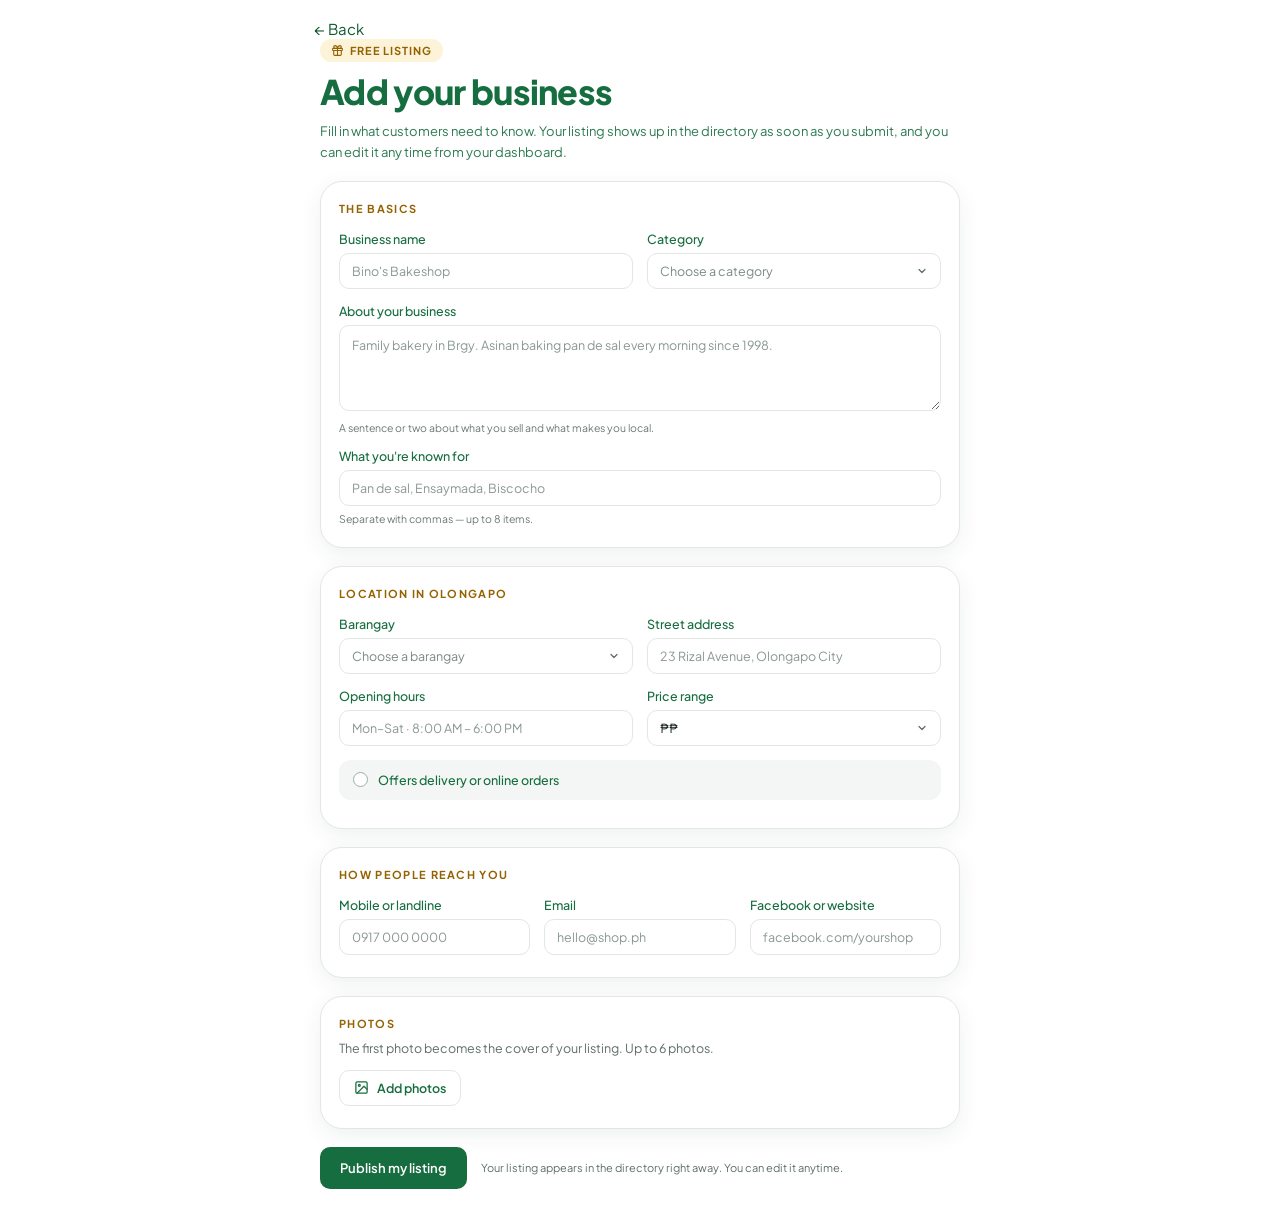
<file: AddYourBusiness/add-business.html>
<!DOCTYPE html>
<html lang="en">
<head>
<meta charset="UTF-8">
<meta name="viewport" content="width=device-width, initial-scale=1">
<title>Add your business | TatakLocal </title>
<link rel="icon" type="image/jpeg" href="logojpg2.png" />
<link rel="preconnect" href="https://fonts.googleapis.com">
<link href="https://fonts.googleapis.com/css2?family=Plus+Jakarta+Sans:wght@400;500;600;700;800&display=swap" rel="stylesheet">
<link rel="stylesheet" href="add-business.css">
</head>
<body>  
  <a href="javascript:history.back()" class="back">← Back</a>
  <div class="page">

    <span class="badge">
      <svg viewBox="0 0 24 24"><rect x="3" y="8" width="18" height="4" rx="1"/><path d="M12 8v13"/><path d="M19 12v7a2 2 0 0 1-2 2H7a2 2 0 0 1-2-2v-7"/><path d="M7.5 8a2.5 2.5 0 0 1 0-5C11 3 12 8 12 8s1-5 4.5-5a2.5 2.5 0 0 1 0 5"/></svg>
      Free listing
    </span>
    <h1>Add your business</h1>
    <p class="lead">Fill in what customers need to know. Your listing shows up in the directory as soon as you submit, and you can edit it any time from your dashboard.</p>

    <form id="business-form" novalidate>

      <!-- THE BASICS -->
      <section class="card">
        <h2>The basics</h2>

        <div class="grid two">
          <div class="field">
            <label for="name">Business name</label>
            <input id="name" name="name" type="text" placeholder="Bino's Bakeshop" maxlength="80" required>
          </div>
          <div class="field">
            <label for="category">Category</label>
            <select id="category" name="category" required>
              <option value="" selected disabled>Choose a category</option>
              <option>Food &amp; Bakery</option>
              <option>Restaurant &amp; Cafe</option>
              <option>Grocery &amp; Retail</option>
              <option>Fashion &amp; Accessories</option>
              <option>Health &amp; Wellness</option>
              <option>Beauty &amp; Salon</option>
              <option>Repair &amp; Home Services</option>
              <option>Education &amp; Tutoring</option>
              <option>Transport &amp; Delivery</option>
              <option>Others</option>
            </select>
          </div>
        </div>

        <div class="field">
          <label for="about">About your business</label>
          <textarea id="about" name="about" maxlength="300" placeholder="Family bakery in Brgy. Asinan baking pan de sal every morning since 1998."></textarea>
          <p class="hint">A sentence or two about what you sell and what makes you local.</p>
        </div>

        <div class="field">
          <label for="known">What you're known for</label>
          <input id="known" name="known" type="text" placeholder="Pan de sal, Ensaymada, Biscocho">
          <p class="hint">Separate with commas — up to 8 items.</p>
        </div>
      </section>

      <!-- LOCATION -->
      <section class="card">
        <h2>Location in Olongapo</h2>

        <div class="grid two">
          <div class="field">
            <label for="barangay">Barangay</label>
            <select id="barangay" name="barangay" required>
              <option value="" selected disabled>Choose a barangay</option>
              <option>Asinan</option>
              <option>Banicain</option>
              <option>Barretto</option>
              <option>East Bajac-Bajac</option>
              <option>East Tapinac</option>
              <option>Gordon Heights</option>
              <option>Kalaklan</option>
              <option>Mabayuan</option>
              <option>New Asinan</option>
              <option>New Cabalan</option>
              <option>New Ilalim</option>
              <option>New Kalalake</option>
              <option>Old Cabalan</option>
              <option>Pag-asa</option>
              <option>Santa Rita</option>
              <option>West Bajac-Bajac</option>
              <option>West Tapinac</option>
            </select>
          </div>
          <div class="field">
            <label for="address">Street address</label>
            <input id="address" name="address" type="text" placeholder="23 Rizal Avenue, Olongapo City" required>
          </div>
        </div>

        <div class="grid two">
          <div class="field">
            <label for="hours">Opening hours</label>
            <input id="hours" name="hours" type="text" placeholder="Mon–Sat · 8:00 AM – 6:00 PM">
          </div>
          <div class="field">
            <label for="price">Price range</label>
            <select id="price" name="price">
              <option value="₱">₱</option>
              <option value="₱₱" selected>₱₱</option>
              <option value="₱₱₱">₱₱₱</option>
              <option value="₱₱₱₱">₱₱₱₱</option>
            </select>
          </div>
        </div>

        <label class="toggle">
          <input type="checkbox" id="delivery" name="delivery">
          <span class="dot"></span>
          Offers delivery or online orders
        </label>
      </section>

      <!-- CONTACT -->
      <section class="card">
        <h2>How people reach you</h2>
        <div class="grid three">
          <div class="field">
            <label for="phone">Mobile or landline</label>
            <input id="phone" name="phone" type="tel" placeholder="0917 000 0000">
          </div>
          <div class="field">
            <label for="email">Email</label>
            <input id="email" name="email" type="email" placeholder="hello@shop.ph">
          </div>
          <div class="field">
            <label for="web">Facebook or website</label>
            <input id="web" name="web" type="text" placeholder="facebook.com/yourshop">
          </div>
        </div>
      </section>

      <!-- PHOTOS -->
      <section class="card">
        <h2>Photos</h2>
        <p class="desc">The first photo becomes the cover of your listing. Up to 6 photos.</p>

        <input type="file" id="photo-input" accept="image/*" multiple hidden>
        <button type="button" class="add-photos" id="add-photos">
          <svg viewBox="0 0 24 24"><rect x="3" y="3" width="18" height="18" rx="2"/><circle cx="8.5" cy="8.5" r="1.5"/><path d="m21 15-5-5L5 21"/></svg>
          Add photos
        </button>
        <div class="previews" id="previews"></div>
      </section>

      <div class="submit-row">
        <button type="submit" class="publish" id="publish-btn">Publish my listing</button>
        <span class="submit-note">Your listing appears in the directory right away. You can edit it anytime.</span>
      </div>
      <p class="message" id="message" role="status"></p>
    </form>
  </div>

  <script src="add-business.js">
  </script>
</body>
</html>
</file>
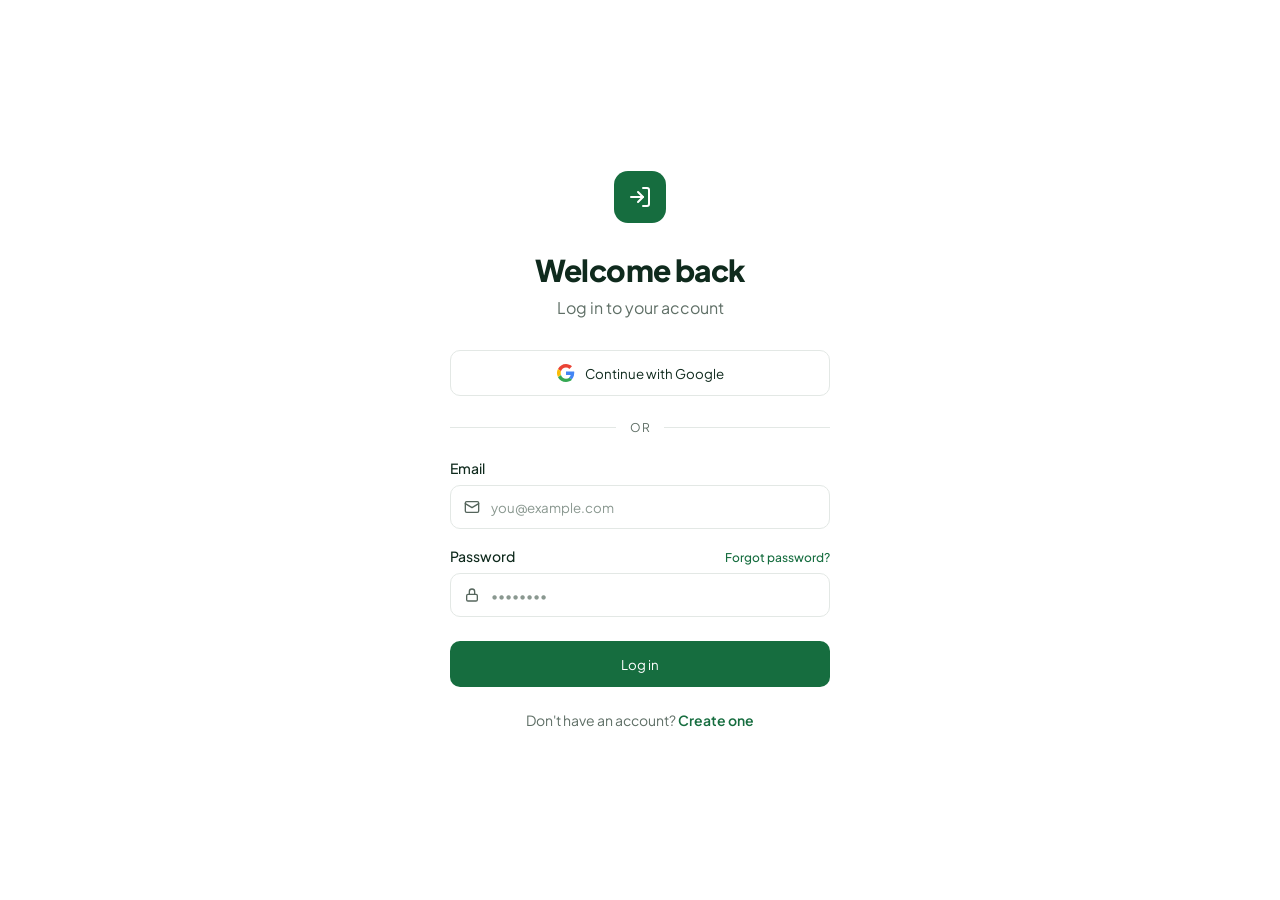
<file: auth/login.html>
<!DOCTYPE html>
<html lang="en">
  <head>
    <meta charset="UTF-8" />
    <meta name="viewport" content="width=device-width, initial-scale=1" />
    <title>Log in | TatakLocal</title>
    <link
      rel="icon"
      type="image/jpeg"
      href="logojpg2.png"
    />
    <link rel="preconnect" href="https://fonts.googleapis.com" />
    <link rel="stylesheet" href="css/login.css">
    <link
      href="https://fonts.googleapis.com/css2?family=Plus+Jakarta+Sans:wght@400;500;600;800&display=swap"
      rel="stylesheet"
    />
  </head>
  <body>
    <main class="card">
      <a href="../index.html" class="logo" aria-label="Back to home">
        <svg
          viewBox="0 0 24 24"
          fill="none"
          stroke-width="2"
          stroke-linecap="round"
          stroke-linejoin="round"
        >
          <path d="M15 3h4a2 2 0 0 1 2 2v14a2 2 0 0 1-2 2h-4" />
          <polyline points="10 17 15 12 10 7" />
          <line x1="15" y1="12" x2="3" y2="12" />
        </svg>
      </a>

      <h1>Welcome back</h1>
      <p class="subtitle">Log in to your account</p>

      <button type="button" class="google-btn">
        <svg viewBox="0 0 48 48" aria-hidden="true">
          <path
            fill="#EA4335"
            d="M24 9.5c3.5 0 6.6 1.2 9.1 3.6l6.8-6.8C35.8 2.4 30.3 0 24 0 14.6 0 6.5 5.4 2.6 13.2l7.9 6.1C12.4 13.6 17.7 9.5 24 9.5z"
          />
          <path
            fill="#4285F4"
            d="M46.1 24.5c0-1.6-.1-3.1-.4-4.5H24v9h12.4c-.5 2.9-2.2 5.3-4.6 6.9l7.1 5.5c4.3-4 6.8-9.9 6.8-16.9z"
          />
          <path
            fill="#FBBC05"
            d="M10.5 28.7a14.5 14.5 0 0 1 0-9.4l-7.9-6.1a24 24 0 0 0 0 21.6l7.9-6.1z"
          />
          <path
            fill="#34A853"
            d="M24 48c6.5 0 11.9-2.1 15.9-5.8l-7.1-5.5c-2 1.4-4.9 2.3-8.8 2.3-6.3 0-11.6-4.1-13.5-9.8l-7.9 6.1C6.5 42.6 14.6 48 24 48z"
          />
        </svg>
        Continue with Google
      </button>

      <div class="divider">OR</div>

      <form id="login-form" novalidate>
        <div class="field">
          <div class="row"><label for="email">Email</label></div>
          <div class="input-wrap">
            <svg viewBox="0 0 24 24">
              <rect x="2" y="4" width="20" height="16" rx="2" />
              <path d="m22 7-10 6L2 7" />
            </svg>
            <input
              id="email"
              type="email"
              placeholder="you@example.com"
              autocomplete="email"
              required
            />
          </div>
        </div>

        <div class="field">
          <div class="row">
            <label for="password">Password</label>
            <a href="reset-password.html" class="forgot">Forgot password?</a>
          </div>
          <div class="input-wrap">
            <svg viewBox="0 0 24 24">
              <rect x="4" y="11" width="16" height="10" rx="2" />
              <path d="M8 11V7a4 4 0 0 1 8 0v4" />
            </svg>
            <input
              id="password"
              type="password"
              placeholder="••••••••"
              autocomplete="current-password"
              required
            />
          </div>
        </div>

        <button type="submit" class="login-btn">Log in</button>
      </form>

      <p class="footer">
        Don't have an account? <a href="signup.html">Create one</a>
      </p>
    </main>

    <script src="js/login.js"></script>
  </body>
</html>
</file>
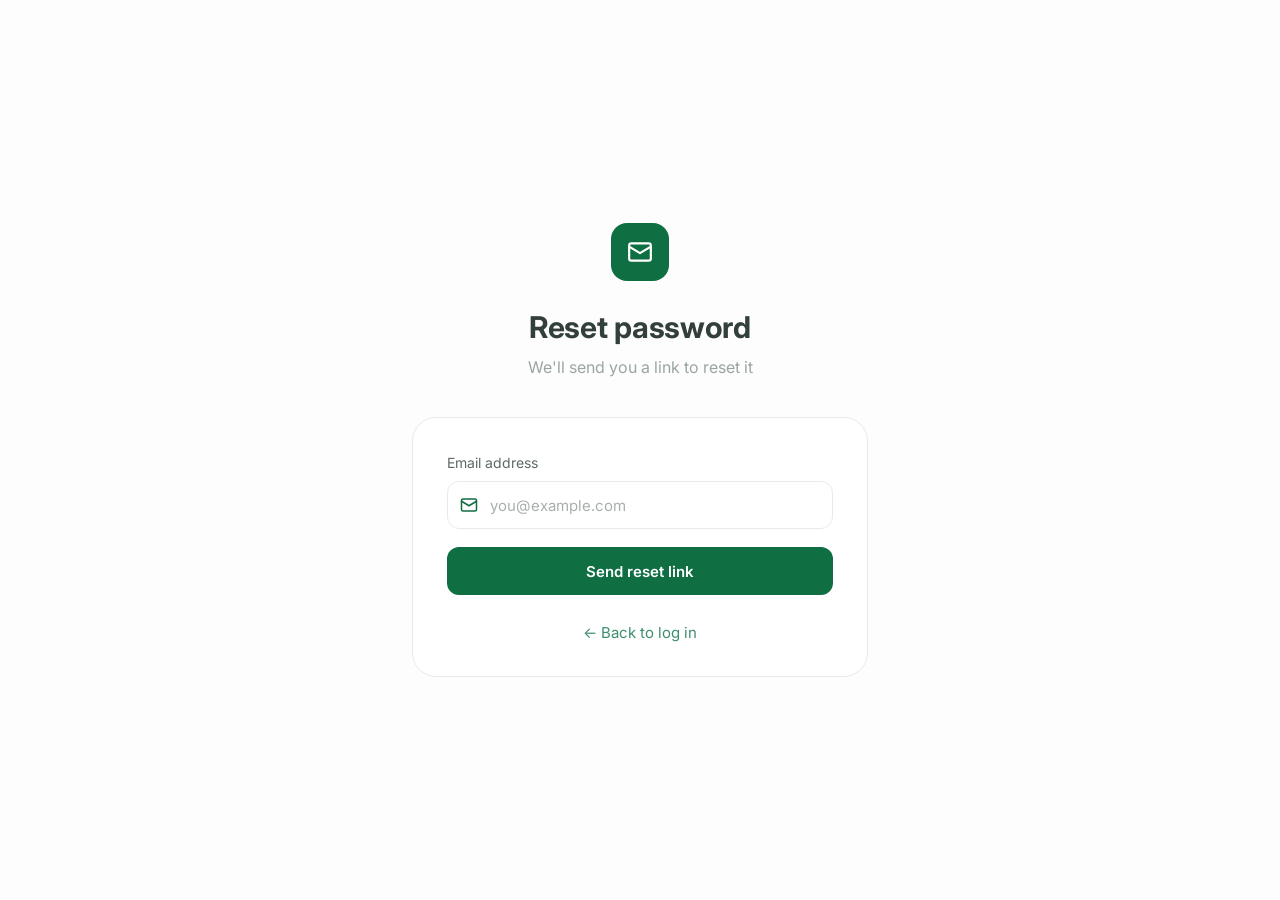
<file: auth/reset-password.html>
<!DOCTYPE html>
<html lang="en">
<head>
<meta charset="UTF-8">
<meta name="viewport" content="width=device-width, initial-scale=1">
<title>Reset password | TatakLocal
</title>
<link
      rel="icon"
      type="image/jpeg"
      href="logojpg2.png"
    />
<link rel="preconnect" href="https://fonts.googleapis.com">
<link href="https://fonts.googleapis.com/css2?family=Inter:wght@400;500;600;700&display=swap" rel="stylesheet">
<link rel="stylesheet" href="css/reset-password.css">
</head>
<body>
  <main class="wrap">
    <div class="logo" aria-hidden="true">
      <svg viewBox="0 0 24 24" fill="none" stroke-width="2" stroke-linecap="round" stroke-linejoin="round">
        <rect x="2" y="4" width="20" height="16" rx="2"/>
        <path d="m22 7-10 6L2 7"/>
      </svg>
    </div>

    <h1>Reset password</h1>
    <p class="subtitle">We'll send you a link to reset it</p>

    <div class="card">
      <form id="reset-form" novalidate>
        <label for="email">Email address</label>
        <div class="input-wrap">
          <svg viewBox="0 0 24 24"><rect x="2" y="4" width="20" height="16" rx="2"/><path d="m22 7-10 6L2 7"/></svg>
          <input id="email" type="email" placeholder="you@example.com" autocomplete="email" required>
        </div>

        <button type="submit" id="submit-btn">Send reset link</button>
        <p class="message" id="message" role="status"></p>
      </form>

      <a href="login.html" class="back">&larr; Back to log in</a>
    </div>
  </main>

  <script src="js/reset-password.js"></script>
</body>
</html>
</file>
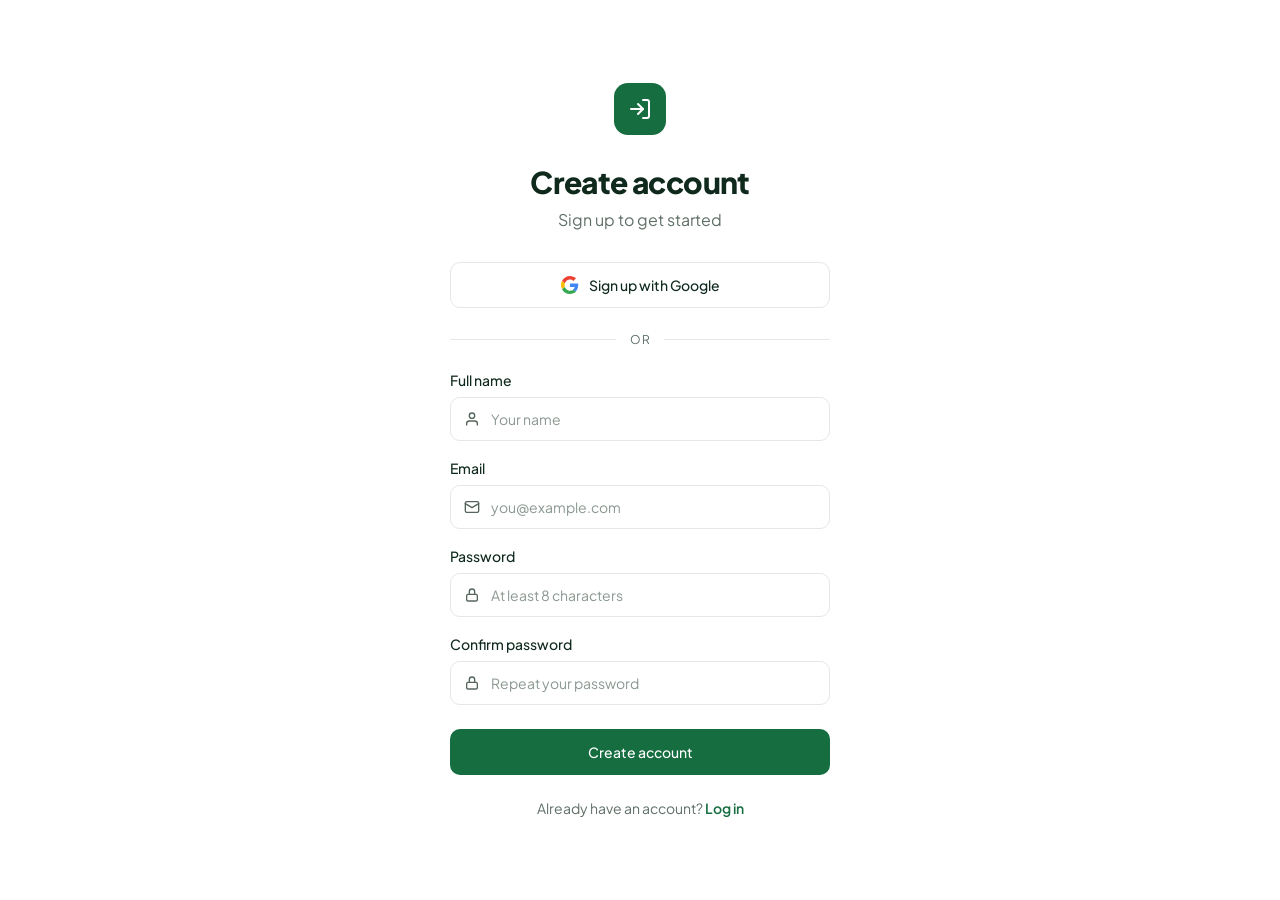
<file: auth/signup.html>
<!DOCTYPE html>
<html lang="en">
<head>
<meta charset="UTF-8">
<meta name="viewport" content="width=device-width, initial-scale=1">
<title>Create account | TatakLocal</title>
<link
      rel="icon"
      type="image/jpeg"
      href="logojpg2.png"
    />
<link rel="preconnect" href="https://fonts.googleapis.com">
<link href="https://fonts.googleapis.com/css2?family=Plus+Jakarta+Sans:wght@400;500;600;800&display=swap" rel="stylesheet">
<link rel="stylesheet" href="css/signup.css">
</head>
<body>
  <main class="card">
    <a href="login.html" class="logo" aria-hidden="true">
      <svg viewBox="0 0 24 24" fill="none" stroke-width="2" stroke-linecap="round" stroke-linejoin="round">
        <path d="M15 3h4a2 2 0 0 1 2 2v14a2 2 0 0 1-2 2h-4"/>
        <polyline points="10 17 15 12 10 7"/>
        <line x1="15" y1="12" x2="3" y2="12"/>
      </svg>
    </a>

    <h1>Create account</h1>
    <p class="subtitle">Sign up to get started</p>

    <button type="button" class="google-btn">
      <svg viewBox="0 0 48 48" aria-hidden="true">
        <path fill="#EA4335" d="M24 9.5c3.5 0 6.6 1.2 9.1 3.6l6.8-6.8C35.8 2.4 30.3 0 24 0 14.6 0 6.5 5.4 2.6 13.2l7.9 6.1C12.4 13.6 17.7 9.5 24 9.5z"/>
        <path fill="#4285F4" d="M46.1 24.5c0-1.6-.1-3.1-.4-4.5H24v9h12.4c-.5 2.9-2.2 5.3-4.6 6.9l7.1 5.5c4.3-4 6.8-9.9 6.8-16.9z"/>
        <path fill="#FBBC05" d="M10.5 28.7a14.5 14.5 0 0 1 0-9.4l-7.9-6.1a24 24 0 0 0 0 21.6l7.9-6.1z"/>
        <path fill="#34A853" d="M24 48c6.5 0 11.9-2.1 15.9-5.8l-7.1-5.5c-2 1.4-4.9 2.3-8.8 2.3-6.3 0-11.6-4.1-13.5-9.8l-7.9 6.1C6.5 42.6 14.6 48 24 48z"/>
      </svg>
      Sign up with Google
    </button>

    <div class="divider">OR</div>

    <form id="signup-form" novalidate>
      <div class="field">
        <label for="name">Full name</label>
        <div class="input-wrap">
          <svg viewBox="0 0 24 24"><path d="M20 21v-2a4 4 0 0 0-4-4H8a4 4 0 0 0-4 4v2"/><circle cx="12" cy="7" r="4"/></svg>
          <input id="name" type="text" placeholder="Your name" autocomplete="name" required>
        </div>
      </div>

      <div class="field">
        <label for="email">Email</label>
        <div class="input-wrap">
          <svg viewBox="0 0 24 24"><rect x="2" y="4" width="20" height="16" rx="2"/><path d="m22 7-10 6L2 7"/></svg>
          <input id="email" type="email" placeholder="you@example.com" autocomplete="email" required>
        </div>
      </div>

      <div class="field">
        <label for="password">Password</label>
        <div class="input-wrap">
          <svg viewBox="0 0 24 24"><rect x="4" y="11" width="16" height="10" rx="2"/><path d="M8 11V7a4 4 0 0 1 8 0v4"/></svg>
          <input id="password" type="password" placeholder="At least 8 characters" autocomplete="new-password" required>
        </div>
      </div>

      <div class="field">
        <label for="confirm">Confirm password</label>
        <div class="input-wrap">
          <svg viewBox="0 0 24 24"><rect x="4" y="11" width="16" height="10" rx="2"/><path d="M8 11V7a4 4 0 0 1 8 0v4"/></svg>
          <input id="confirm" type="password" placeholder="Repeat your password" autocomplete="new-password" required>
        </div>
      </div>

      <button type="submit" class="submit-btn" id="submit-btn">Create account</button>
      <p class="message" id="message" role="status"></p>
    </form>

    <p class="footer">Already have an account? <a href="login.html">Log in</a></p>
  </main>

  <script src="js/signup.js">
  </script>
</body>
</html>
</file>
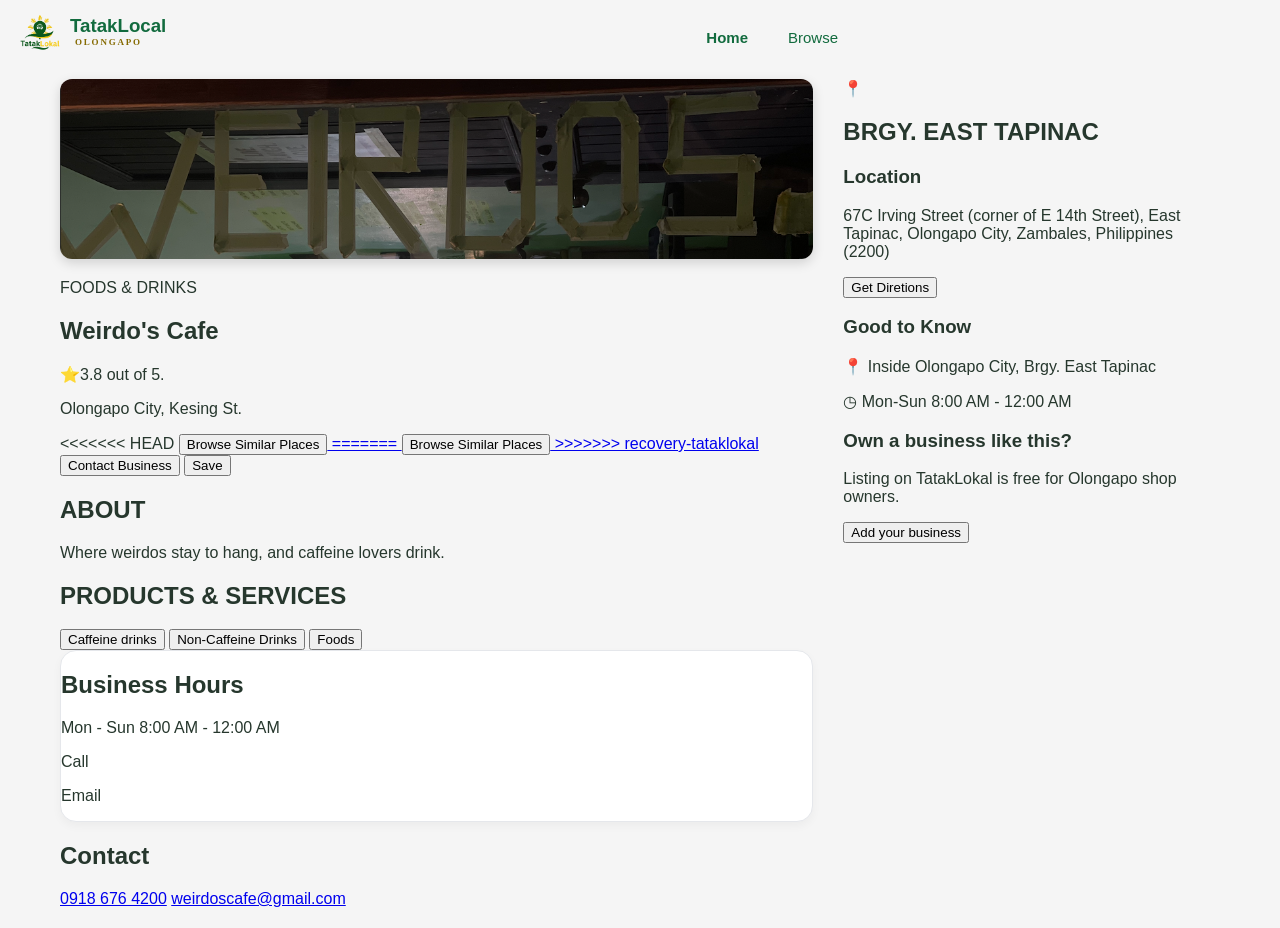
<file: Business-viewpage/Business-viewpage.html>
<!DOCTYPE html>
<html lang="en">
<head>
    <meta charset="UTF-8">
    <meta name="viewport" content="width=device-width, initial-scale=1.0">
    <title> Weirdo's Cafe | TatakLokal</title>
    <link rel="icon" type="image/jpeg" href="logojpg2.png" />
    <link rel="stylesheet" href="../Design.css">
    <link rel="stylesheet" href="../Business-viewpage/Business-viewpage.css">
</head>
<body>
    <header>
      <div class="logo">
        <img src="logojpg.png" alt="logo" />
        <div class="logo-text">
          <h3>TatakLocal</h3>
          <h5>OLONGAPO</h5>
        </div>
      </div>

      <nav class="nav-links">
        <a href="../index.html" class="home-btn">Home</a>
        <a href="../Browse/browse.html" class="browse-btn">Browse</a>
      </nav>

    </header>
    <main>
        <div class="business-main-content">
        <section class="business-image">
            <img src="weirdos-viewpage.png" alt="business-image"> 
        </section>

       
        <section class="business-info">
            <p class="Tag">FOODS & DRINKS</p>
            <h1>Weirdo's Cafe</h1>

             <div class="business-details">
            <p>⭐3.8 out of 5.</p>
            <p>Olongapo City, Kesing St.</p>
                </div>
        </section>

        <section class="business-actions">
<<<<<<< HEAD
            <a href="../Browse/browse.html">
            <button class="btn-primary"> Browse Similar Places </button>
=======
            <a href="../Browse/browse.html" class="btn-primary">
            <button>Browse Similar Places</button>
>>>>>>> recovery-tataklokal
            </a>
            <button class="btn-secondary">Contact Business</button>
            <button class="btn-secondary">Save</button>
        </section>

        <section class="business-about">
            <h2>ABOUT</h2>
            <p>Where weirdos stay to hang, and caffeine lovers drink.</p>
        </section>

        <section class="business-products">
            <h2>PRODUCTS & SERVICES</h2>
            <button class="product-tab-active">Caffeine drinks</button>
            <button class="product-tab">Non-Caffeine Drinks</button>
            <button class="product-tab">Foods</button>
        </section>
 <div class="business-cards">

        <section class="business-hours">
            
            <div class="business-card">
            <h2>Business Hours</h2>
            <p>Mon - Sun 8:00 AM - 12:00 AM</p>
            
            <div class="contact-button">
              <p>Call</p>
            <p>Email</p>
            </div>
            </div>
        </section>

        <section class="business-contact">
            <div class="business-card-2">
            <h2>Contact</h2>
            <a href="tel:0918 676 4200">0918 676 4200</a>
            <a href="mailto:weirdoscafe@gmail.com">weirdoscafe@gmail.com</a>
            </div>
    </section>

    </div>
    </div>
    <aside class="business-sidebar">

        <section class="business-location">

            <div class="location-header">
            <div class="location-icon">📍</div>
            <h2>BRGY. EAST TAPINAC</h2>
          </div>

          <div class="location-details">
            <h3>Location</h3>
            <p>67C Irving Street (corner of E 14th Street), East Tapinac, Olongapo City, Zambales, Philippines (2200)</p>
            <button>Get Diretions</button>

            </div>
        </section>

            <section class="business-good-to-know">
                <h3>Good to Know</h3>
                <P><span>📍</span> Inside Olongapo City, Brgy. East Tapinac</P>
                <p><span>◷</span> Mon-Sun 8:00 AM - 12:00 AM</p>
            </section>
       

        <section class="business-own-like-this">
            <h3>Own a business like this?</h3>
            <p>Listing on TatakLokal is free for Olongapo shop owners. </p>
            <a href="../AddYourBusiness/add-business.html">
            <button>Add your business</button>
            </a>
        </section>

    </aside>
    
    </main>
</body>
</html>
</file>
<file: AddYourBusiness/add-business.css>
:root {
    --green: #166d3f;
    --green-dark: #11582f;
    --green-soft: #eef5f0;
    --gold: #946200;
    --gold-bg: #fdf3d8;
    --ink: #1f2a24;
    --muted: #5f6f66;
    --hint: #6b7a72;
    --border: #e2e7e4;
  }
  * { box-sizing: border-box; margin: 0; padding: 0; }
  body {
    font-family: "Plus Jakarta Sans", system-ui, sans-serif;
    background: #fff;
    color: var(--ink);
    padding: 18px 14px 40px;
  }
  .page { max-width: 640px; margin: 0 auto; }

  /* Header */
  .back {
    margin-left: 300px;
    text-decoration: none;
    color:#11582f;
    font-size: 15px;
  }
  .back:hover {
    text-decoration:underline;
     filter: brightness(1.3);
  }
  .badge {
    display: inline-flex; align-items: center; gap: 6px;
    background: var(--gold-bg); color: var(--gold);
    font-size: 11px; font-weight: 700; letter-spacing: .08em; text-transform: uppercase;
    padding: 5px 11px; border-radius: 999px;
  }
  .badge svg { width: 13px; height: 13px; stroke: currentColor; fill: none; stroke-width: 2; stroke-linecap: round; stroke-linejoin: round; }
  h1 { color: var(--green); font-size: 34px; font-weight: 800; letter-spacing: -0.02em; margin: 8px 0 8px; }
  .lead { color: var(--green); font-size: 13px; line-height: 1.6; margin-bottom: 18px; opacity: .9; }

  /* Cards */
  .card {
    border: 1px solid var(--border);
    border-radius: 22px;
    padding: 20px 18px 22px;
    margin-bottom: 18px;
    background: #fff;
    box-shadow: 0 6px 22px rgba(20, 60, 40, .07);
  }
  .card h2 {
    font-size: 11px; font-weight: 700; letter-spacing: .12em; text-transform: uppercase;
    color: var(--gold); margin-bottom: 16px;
  }
  .card .desc { font-size: 12.5px; color: var(--muted); margin: -6px 0 14px; }

  /* Fields */
  .grid { display: grid; gap: 14px; margin-bottom: 14px; }
  .grid.two { grid-template-columns: 1fr 1fr; }
  .grid.three { grid-template-columns: 1fr 1fr 1fr; }
  .field { margin-bottom: 14px; }
  .grid .field { margin-bottom: 0; }
  .card > .field:last-child, .card > .grid:last-child { margin-bottom: 0; }

  label { display: block; font-size: 12.5px; font-weight: 500; color: var(--green); margin-bottom: 6px; }
  input[type="text"], input[type="email"], input[type="tel"], select, textarea {
    width: 100%;
    font: 400 12.5px "Plus Jakarta Sans", sans-serif; color: var(--ink);
    background: #fff; border: 1px solid var(--border); border-radius: 10px;
    padding: 0 12px; height: 36px; outline: none;
    transition: border-color .15s, box-shadow .15s;
  }
  textarea { height: 86px; padding: 10px 12px; resize: vertical; line-height: 1.5; }
  select {
    appearance: none; -webkit-appearance: none; cursor: pointer;
    padding-right: 32px;
    background-image: url("data:image/svg+xml,%3Csvg xmlns='http://www.w3.org/2000/svg' width='12' height='12' viewBox='0 0 24 24' fill='none' stroke='%235f6f66' stroke-width='2.5' stroke-linecap='round' stroke-linejoin='round'%3E%3Cpolyline points='6 9 12 15 18 9'/%3E%3C/svg%3E");
    background-repeat: no-repeat; background-position: right 12px center;
  }
  select:invalid { color: #7c8a83; }
  input::placeholder, textarea::placeholder { color: #8a9890; }
  input:focus, select:focus, textarea:focus { border-color: var(--green); box-shadow: 0 0 0 3px rgba(22,109,63,.12); }
  .hint { font-size: 10.5px; color: var(--hint); margin-top: 6px; }

  /* Delivery toggle */
  .toggle {
    display: flex; align-items: center; gap: 10px;
    background: #f3f6f4; border-radius: 12px;
    padding: 12px 14px; margin-top: 14px;
    cursor: pointer; font-size: 12.5px; font-weight: 500; color: var(--green);
  }
  .toggle input { position: absolute; opacity: 0; pointer-events: none; }
  .toggle .dot {
    width: 15px; height: 15px; border-radius: 50%;
    border: 1.5px solid #9bb0a4; background: #fff; flex-shrink: 0;
    display: flex; align-items: center; justify-content: center;
    transition: all .15s;
  }
  .toggle input:checked + .dot { background: var(--green); border-color: var(--green); }
  .toggle input:checked + .dot::after { content: ""; width: 5px; height: 5px; border-radius: 50%; background: #fff; }
  .toggle input:focus-visible + .dot { box-shadow: 0 0 0 3px rgba(22,109,63,.2); }

  /* Photos */
  .add-photos {
    display: inline-flex; align-items: center; gap: 8px;
    background: #fff; border: 1px solid var(--border); border-radius: 10px;
    padding: 9px 14px; font: 600 12.5px "Plus Jakarta Sans", sans-serif; color: var(--green);
    cursor: pointer; transition: background .15s;
  }
  .add-photos:hover { background: var(--green-soft); }
  .add-photos svg { width: 15px; height: 15px; stroke: currentColor; fill: none; stroke-width: 2; stroke-linecap: round; stroke-linejoin: round; }
  .add-photos:disabled { opacity: .5; cursor: not-allowed; }
  .previews { display: grid; grid-template-columns: repeat(3, 1fr); gap: 10px; margin-top: 14px; }
  .previews:empty { display: none; }
  .thumb { position: relative; aspect-ratio: 1; border-radius: 12px; overflow: hidden; border: 1px solid var(--border); }
  .thumb img { width: 100%; height: 100%; object-fit: cover; display: block; }
  .thumb .cover-tag {
    position: absolute; left: 6px; bottom: 6px;
    background: var(--green); color: #fff; font-size: 9.5px; font-weight: 700;
    padding: 2px 7px; border-radius: 999px; letter-spacing: .04em;
  }
  .thumb button {
    position: absolute; top: 6px; right: 6px;
    width: 22px; height: 22px; border-radius: 50%; border: 0;
    background: rgba(0,0,0,.6); color: #fff; font-size: 14px; line-height: 1; cursor: pointer;
  }

  /* Submit */
  .submit-row { display: flex; align-items: center; gap: 14px; flex-wrap: wrap; }
  .publish {
    background: var(--green); color: #fff; border: 0; border-radius: 10px;
    height: 42px; padding: 0 20px;
    font: 600 13px "Plus Jakarta Sans", sans-serif;
    cursor: pointer; transition: background .15s, opacity .15s;
  }
  .publish:hover { background: var(--green-dark); }
  .publish:disabled { opacity: .6; cursor: not-allowed; }
  .submit-note { font-size: 11px; color: var(--muted); flex: 1; min-width: 180px; }

  .message { margin-top: 14px; font-size: 13px; display: none; }
  .message.error { display: block; color: #c0392b; }
  .message.success { display: block; color: var(--green); font-weight: 600; }

  @media (max-width: 400px) {
    .grid.three { grid-template-columns: 1fr; }
  }
</file>
<file: auth/css/login.css>
:root {
        --green: #166d3f;
        --green-dark: #11582f;
        --ink: #0f2a1d;
        --muted: #5f6f66;
        --border: #e3e8e5;
        --bg: #ffffff;
      }
      * {
        box-sizing: border-box;
        margin: 0;
        padding: 0;
      }
      body {
        font-family: "Plus Jakarta Sans", system-ui, sans-serif;
        background: var(--bg);
        color: var(--ink);
        min-height: 100vh;
        display: flex;
        align-items: center;
        justify-content: center;
        padding: 24px;
      }
      .card {
        width: 100%;
        max-width: 380px;
      }
      .logo {
        width: 52px;
        height: 52px;
        background: var(--green);
        border-radius: 14px;
        display: flex;
        align-items: center;
        justify-content: center;
        margin: 0 auto 28px;
      }
      .logo svg {
        width: 24px;
        height: 24px;
        stroke: #fff;
      }
      h1 {
        text-align: center;
        font-size: 30px;
        font-weight: 800;
        letter-spacing: -0.02em;
      }
      .subtitle {
        text-align: center;
        color: var(--muted);
        margin: 8px 0 32px;
        font-size: 16px;
      }

      .google-btn {
        width: 100%;
        height: 46px;
        display: flex;
        align-items: center;
        justify-content: center;
        gap: 10px;
        background: #fff;
        border: 1px solid var(--border);
        border-radius: 10px;
        font: 500 14px inherit;
        font-family: inherit;
        color: var(--ink);
        cursor: pointer;
        transition: background 0.15s;
      }
      .google-btn:hover {
        background: #f7f9f8;
      }
      .google-btn svg {
        width: 18px;
        height: 18px;
      }

      .divider {
        display: flex;
        align-items: center;
        gap: 14px;
        margin: 24px 0;
        color: var(--muted);
        font-size: 12px;
        letter-spacing: 0.05em;
      }
      .divider::before,
      .divider::after {
        content: "";
        flex: 1;
        height: 1px;
        background: var(--border);
      }

      .row {
        display: flex;
        justify-content: space-between;
        align-items: baseline;
        margin-bottom: 8px;
      }
      label {
        font-size: 14px;
        font-weight: 500;
      }
      .forgot {
        font-size: 12px;
        color: var(--green);
        text-decoration: none;
        font-weight: 500;
      }
      .forgot:hover {
        text-decoration: underline;
      }

      .field {
        margin-bottom: 18px;
      }
      .input-wrap {
        position: relative;
      }
      .input-wrap svg {
        position: absolute;
        left: 14px;
        top: 50%;
        transform: translateY(-50%);
        width: 16px;
        height: 16px;
        stroke: #55655c;
        fill: none;
        stroke-width: 2;
        stroke-linecap: round;
        stroke-linejoin: round;
        pointer-events: none;
      }
      input {
        width: 100%;
        height: 44px;
        padding: 0 14px 0 40px;
        font: 400 14px inherit;
        font-family: inherit;
        color: var(--ink);
        background: #fff;
        border: 1px solid var(--border);
        border-radius: 10px;
        outline: none;
        transition:
          border-color 0.15s,
          box-shadow 0.15s;
      }
      input::placeholder {
        color: #8a9890;
      }
      input:focus {
        border-color: var(--green);
        box-shadow: 0 0 0 3px rgba(22, 109, 63, 0.12);
      }

      .login-btn {
        width: 100%;
        height: 46px;
        margin-top: 6px;
        background: var(--green);
        color: #fff;
        border: 0;
        border-radius: 10px;
        font: 500 14px inherit;
        font-family: inherit;
        cursor: pointer;
        transition: background 0.15s;
      }
      .login-btn:hover {
        background: var(--green-dark);
      }

      .footer {
        text-align: center;
        margin-top: 24px;
        font-size: 14px;
        color: var(--muted);
      }
      .footer a {
        color: var(--green);
        font-weight: 600;
        text-decoration: none;
      }
      .footer a:hover {
        text-decoration: underline;
      }
</file>
<file: auth/css/signup.css>
:root {
    --green: #166d3f;
    --green-dark: #11582f;
    --ink: #0f2a1d;
    --muted: #5f6f66;
    --border: #e3e8e5;
  }
  * { box-sizing: border-box; margin: 0; padding: 0; }
  body {
    font-family: "Plus Jakarta Sans", system-ui, sans-serif;
    background: #fff;
    color: var(--ink);
    min-height: 100vh;
    display: flex;
    align-items: center;
    justify-content: center;
    padding: 24px;
  }
  .card { width: 100%; max-width: 380px; }
  .logo {
    width: 52px; height: 52px;
    background: var(--green);
    border-radius: 14px;
    display: flex; align-items: center; justify-content: center;
    margin: 0 auto 28px;
  }
  .logo svg { width: 24px; height: 24px; stroke: #fff; }
  h1 { text-align: center; font-size: 30px; font-weight: 800; letter-spacing: -0.02em; }
  .subtitle { text-align: center; color: var(--muted); margin: 8px 0 32px; font-size: 16px; }

  .google-btn {
    width: 100%; height: 46px;
    display: flex; align-items: center; justify-content: center; gap: 10px;
    background: #fff; border: 1px solid var(--border); border-radius: 10px;
    font: 500 14px "Plus Jakarta Sans", sans-serif; color: var(--ink);
    cursor: pointer; transition: background .15s;
  }
  .google-btn:hover { background: #f7f9f8; }
  .google-btn svg { width: 18px; height: 18px; }

  .divider {
    display: flex; align-items: center; gap: 14px;
    margin: 24px 0; color: var(--muted); font-size: 12px; letter-spacing: .05em;
  }
  .divider::before, .divider::after { content: ""; flex: 1; height: 1px; background: var(--border); }

  label { display: block; font-size: 14px; font-weight: 500; margin-bottom: 8px; }
  .field { margin-bottom: 18px; }
  .input-wrap { position: relative; }
  .input-wrap svg {
    position: absolute; left: 14px; top: 50%; transform: translateY(-50%);
    width: 16px; height: 16px; stroke: #55655c; fill: none; stroke-width: 2;
    stroke-linecap: round; stroke-linejoin: round; pointer-events: none;
  }
  input {
    width: 100%; height: 44px;
    padding: 0 14px 0 40px;
    font: 400 14px "Plus Jakarta Sans", sans-serif; color: var(--ink);
    background: #fff; border: 1px solid var(--border); border-radius: 10px;
    outline: none; transition: border-color .15s, box-shadow .15s;
  }
  input::placeholder { color: #8a9890; }
  input:focus { border-color: var(--green); box-shadow: 0 0 0 3px rgba(22,109,63,.12); }

  .submit-btn {
    width: 100%; height: 46px; margin-top: 6px;
    background: var(--green); color: #fff;
    border: 0; border-radius: 10px;
    font: 500 14px "Plus Jakarta Sans", sans-serif;
    cursor: pointer; transition: background .15s, opacity .15s;
  }
  .submit-btn:hover { background: var(--green-dark); }
  .submit-btn:disabled { opacity: .6; cursor: not-allowed; }

  .message { margin-top: 16px; font-size: 14px; text-align: center; display: none; }
  .message.error { display: block; color: #c0392b; }
  .message.success { display: block; color: var(--green); }

  .footer { text-align: center; margin-top: 24px; font-size: 14px; color: var(--muted); }
  .footer a { color: var(--green); font-weight: 600; text-decoration: none; }
  .footer a:hover { text-decoration: underline; }
</file>
<file: Design.css>
/* General Page Styles & Transitions */
@view-transition {
    navigation: auto;
}

body {
    margin: 0;
    font-family: Arial, sans-serif;
    background-color: whitesmoke;
    scroll-behavior: smooth;
    animation: pageFadeIn 0.35s cubic-bezier(0.16, 1, 0.3, 1) forwards;
    transition: opacity 0.22s ease, transform 0.22s ease;
    -webkit-font-smoothing: antialiased;
}

body.page-leaving {
    opacity: 0;
    transform: translateY(-8px);
}

@keyframes pageFadeIn {
    0% {
        opacity: 0;
        transform: translateY(8px);
    }
    100% {
        opacity: 1;
        transform: translateY(0);
    }
}
/* -----------------------------------------
   HEADER & NAVIGATION
   ----------------------------------------- */
.circular-browse {
  width: 150px;
  height: 150px;
  border-radius: 80%;
  object-fit: cover; /* Ensures the logo fits cleanly without distortion */
  border: 10px solid #cccccc00; /* Optional: adds a border around the circle */
}

   header {
    display: flex;
    padding: 20px 8px 7px 20px;
    background-color: whitesmoke;
    position: sticky;
    top: 0;
    z-index: 1000;
}
.nav-links {
    display: flex;
    margin-left: 520px;
    margin-top: 3px;
    font-size: 15px;
    align-items: center;
} 
.home-btn {
    font-weight: bold;
}
.home-btn {
    font-weight: bold;
}

/* Logo */
.logo {
    display: flex;
    align-items: center;
    gap: 10px;
    margin-top: -20px;
}
.logo img {
    
    height: 40px;
    width: 36px;
    width: auto;
    /* This removes the white background dynamically */
    mix-blend-mode: multiply;
    margin-top: 10px;
}

.logo-text h3 {
    margin: 0;
    color: #126B3E;
}
.logo-text h5 {
    color:#856A00;
    margin: 0;
    margin-left: 5px;
    font-family: 'Plus Jakarta Sans';
    text-transform: uppercase;
    position: absolute;
    letter-spacing: 1.8px;
    font-size: 9px;
}

/* Nav links in center */
.nav-links a {
    color: #126B3E;
    text-decoration: none;
    margin: 0 6px;
    padding: 6px 14px;
    border-radius: 20px;
    display: inline-block;
    transition: color 0.2s ease, background-color 0.2s ease, transform 0.2s cubic-bezier(0.34, 1.56, 0.64, 1);
    -webkit-tap-highlight-color: transparent;
}
.browse-btn:hover {
    color: #074c29;
    background-color: rgba(18, 107, 62, 0.08);
}
.browse-btn:active {
    transform: scale(0.92);
}

/* Sign In button on right */
.signin-btn {
    text-decoration: none;
    color: #126B3E;
    margin-left: 595px;
}
.signin-btn:hover {
   color: #074c29;
}

/* -----------------------------------------
   HERO / BANNER SECTION
   ----------------------------------------- */
.hero {
    text-align: center;
    padding: 80px 20px;
    /* Background Setup */
    background-color: #eadfd6;
    background-image:  linear-gradient(rgba(245, 245, 245, 0.304), rgba(255, 255, 255, 0.879)),url('Pictures/olongapojpg.png'); /* <-- Put your image file name here */
    background-size: cover;
    background-position: center;
    background-size: 110% 110%;
}

/* Location Tag */
.location {
    display: inline-block;
    background-color: white;
    color: #b45309;
    font-weight: bold;
    font-size: 12px;
    padding: 6px 15px;
    border-radius: 20px;
    border: 1px solid #d4c2b2;
}

/* Hero Title */
.hero h1 {
    font-size: 40px;
    color: #126B3E;
    margin: 10px 0;
    font-weight: 900;
    
}

.highlight {
    color: #c27803;
}

/* Subtitle paragraph */
.subtitle {
    font-size: 16px;
    color: #126B3E;
    max-width: 600px;
    margin: 0 auto 25px auto;
}

/* Search Box */
.search-box {
    display: flex;
    justify-content: center;
    max-width: 500px;
    margin: 0 auto 20px auto;
    background-color: white;
    padding: 5px;
    border-radius: 30px;
    border: 1px solid #ccc;
    margin-top: 70px;
}

.search-box input {
    flex: 1;
    border: none;
    outline: none;
    padding: 10px 15px;
    font-size: 14px;
    border-radius: 30px;
}

.search-box button {
    background-color: #126B3E;
    color: white;
    border: none;
    padding: 10px 22px;
    border-radius: 20px;
    font-weight: bold;
    cursor: pointer;
     transition: transform 0.3s ease; 
}

.search-box button:hover {
    background-color: #126B3E;
    transform: scale(1.1); 
}

/* Popular Searches */
.popular {
    margin-bottom: 40px;
}

.popular span {
    font-weight: bold;
    margin-right: 10px;
}

.popular a {
    display: inline-block;
    text-decoration: none;
    background-color: white;
    color: #126B3E;
    padding: 5px 12px;
    border-radius: 15px;
    border: 1px solid #ccc;
    font-size: 13px;
    margin: 3px;
}

.popular a:hover {
    background-color: #f0f0f0;
}

/* -----------------------------------------
   3-COLUMN STATISTICS BOX
   ----------------------------------------- */
.stats-box {
    display: flex;
    justify-content: space-around;
    align-items: center;
    background-color: white;
    max-width: 600px ;
    margin: 0 auto;
    padding: 20px;
    border-radius: 15px;
    border: 1px solid #ddd;
}

.stat-item {
    text-align: center;
}

.stat-item h3 {
    margin: 0;
    font-size: 28px;
    color: #126B3E;
}

.stat-item p {
    margin: 5px 0 0 0;
    font-size: 11px;
    color: #666666;
}

.line {
    width: 1px;
    height: 40px;
    background-color: #ddd;
}
/* =========================================
   1. BROWSE BY CATEGORY STYLES
   ========================================= */
.categories-section {
    padding: 60px 40px;
    background-color: #ffffff;
    text-align: center;
}

.section-header h2 {
    color: #14532d;
    font-size: 28px;
    margin-bottom: 6px;
}

.section-header p {
    color: #64748b;
    margin-top: 0;
    font-size: 15px;
}

.categories-grid {
    display: flex;
    justify-content: center;
    gap: 30px;
    flex-wrap: wrap;
    margin-top: 40px;
}

.category-item {
    text-decoration: none;
    width: 140px;
    display: flex;
    flex-direction: column;
    align-items: center;
    color: inherit;
}

.category-icon {
    width: 65px;
    height: 65px;
    border-radius: 50%;
    border: 1px solid #e2e8f0;
    display: flex;
    align-items: center;
    justify-content: center;
    font-size: 26px;
    background-color: #fafafa;
    margin-bottom: 12px;
    transition: transform 0.2s;
}

.category-item:hover .category-icon {
    transform: translateY(-4px);
    border-color: #126B3E;
}

.category-item h4 {
    margin: 0;
    color: #126B3E;
    font-size: 14px;
}

.category-item p {
    margin: 4px 0 0 0;
    font-size: 11px;
    color: #64748b;
}


/* =========================================
   2. FEATURED CARDS GRID
   ========================================= */
.featured-section {
    padding: 60px 40px;
    background-color: #fcfbfa;
    max-width: 1500px;
    margin: 0 auto;
}

.featured-header {
    display: flex;
    justify-content: space-between;
    align-items: flex-end;
    margin-bottom: 30px;
}

.featured-header h2 {
    color: #14532d;
    font-size: 28px;
    margin: 0 0 6px 0;
}

.featured-header p {
    color: #64748b;
    margin: 0;
}

.see-all-link {
    color: #b45309;
    text-decoration: none;
    font-weight: bold;
    font-size: 15px;
}

.cards-grid {
    display: grid;
    grid-template-columns: repeat(3, 1fr);
    gap: 25px;
}

.business-card {
    background-color: #ffffff;
    border: 1px solid #e5e7eb;
    border-radius: 16px;
    overflow: hidden;
    box-shadow: 0 4px 10px rgba(0, 0, 0, 0.04);
     transition: transform 0.3s ease; 
}
.business-card:hover {
    transform: scale(1.1); 
}

.card-image-box {
    position: relative;
    height: 180px;
}

.card-image-box img {
    width: 100%;
    height: 100%;
    object-fit: cover;
}

.category-badge {
    position: absolute;
    top: 12px;
    left: 12px;
    background-color: white;
    color: #126B3E;
    font-size: 10px;
    font-weight: bold;
    padding: 4px 10px;
    border-radius: 20px;
}

.card-body {
    padding: 16px;
}

.card-body h3 {
    margin: 0 0 6px 0;
    font-size: 17px;
    color: #126B3E;
}

.card-location {
    margin: 0 0 12px 0;
    font-size: 12px;
    color: #64748b;
}

.card-meta {
    display: flex;
    justify-content: space-between;
    align-items: center;
    font-size: 13px;
    font-weight: bold;
    margin-bottom: 10px;
}

.rating {
    color: #14532d;
}

.rating small {
    color: #64748b;
}

.price {
    color: #14532d;
}

.delivery-badge {
    display: inline-block;
    background-color: #f0fdf4;
    color: #126B3E;
    font-size: 11px;
    padding: 4px 10px;
    border-radius: 12px;
    font-weight: bold;
}


/* =========================================
   3. PUT YOUR SHOP ON THE MAP (CTA BANNER)
   ========================================= */
.cta-section {
    padding: 40px;
    max-width: 1100px;
    margin: 0 auto 60px auto;
}

.cta-box {
    background-color: #126B3E;
    border-radius: 24px;
    padding: 50px 45px;
    color: white;
    display: flex;
    justify-content: space-between;
    align-items: center;
    gap: 40px;
}

.cta-text {
    max-width: 550px;
}

.cta-tag {
    display: inline-block;
    background-color: rgba(255, 255, 255, 0.15);
    padding: 4px 12px;
    border-radius: 20px;
    font-size: 11px;
    font-weight: bold;
    letter-spacing: 1px;
    margin-bottom: 15px;
}

.cta-text h2 {
    font-size: 32px;
    margin: 0 0 12px 0;
}

.cta-text p {
    color: #cbd5e1;
    font-size: 15px;
    line-height: 1.5;
    margin: 0;
}

.cta-buttons {
    display: flex;
    flex-direction: column;
    gap: 12px;
    min-width: 200px;
}
.btn-yellow:hover {
    transform: scale(1.1); 
}
.btn-yellow {
    background-color: #eab308;
    color: #126B3E;
    text-align: center;
    padding: 12px 20px;
    border-radius: 10px;
    text-decoration: none;
    font-weight: bold;
    font-size: 14px;
     transition: transform 0.3s ease; 
}

.btn-outline {
    background-color: rgba(255, 255, 255, 0.1);
    border: 1px solid rgba(255, 255, 255, 0.3);
    color: white;
    text-align: center;
    padding: 12px 20px;
    border-radius: 10px;
    text-decoration: none;
    font-weight: bold;
    font-size: 14px;
     transition: transform 0.3s ease; 
}
.btn-outline:hover {
    transform: scale(1.1); 
}

/* =========================================
   4. DEEP FOREST GREEN FOOTER
   ========================================= */
.main-footer {
    background-color: #0b3d20;
    color: #e2e8f0;
    padding: 60px 40px 25px 40px;
}

.footer-columns {
    display: flex;
    justify-content: space-between;
    max-width: 1100px;
    margin: 0 auto 40px auto;
    gap: 40px;
}
.brand-col {
    max-width: 320px;
}

.brand-col h3 {
    margin: 0;
    font-size: 20px;
    color: #ffffff;
}

.footer-sub {
    margin: 2px 0 10px 10px;
    color: #b45309;
    letter-spacing: 1.5px;
    font-size: 10px;
}

.brand-col p {
    color: #94a3b8;
    font-size: 13px;
    line-height: 1.5;
}

.footer-location {
    margin-top: 15px;
    color: #cbd5e1 !important;
}

.footer-col h4 {
    color: #cbd5e1;
    font-size: 12px;
    letter-spacing: 1px;
    margin-bottom: 16px;
}
.footer-col a {
    display: block;
    color: #94a3b8;
    text-decoration: none;
    font-size: 13px;
    margin-bottom: 10px;
}

.footer-col a:hover {
    color: #ffffff;
}

.footer-bottom {
    max-width: 1100px;
    margin: 0 auto;
    border-top: 1px solid rgba(255, 255, 255, 0.1);
    padding-top: 20px;
    display: flex;
    justify-content: space-between;
    font-size: 12px;
    color: #64748b;
}

body {
    margin: 0;
    font-family: arial, sans-serif;
    background-color: #F4F1E8;
    color: #26372D;
}

.navbar {
    display: flex;
    justify-content: space-between;
    align-items: center;
}
</file>
<file: Business-viewpage/Business-viewpage.css>
* {
    box-sizing: border-box;
}

body {
    margin: 0;
    font-family: arial, sans-serif;
    background-color: whitesmoke;
}
main {
    max-width: 1200px;
    margin: 0 auto;
    padding: 20px;
    display: flex;
    gap: 30px;
}
.business-main-content {
    flex: 2;
}

.business-sidebar {
    flex: 1;
}

.business-image img {
    width: 100%;
    height: 180px;
    object-fit: cover;
    object-position: top;
    border-radius: 12px;
    box-shadow: 0 4px 12px rgba( 0, 0 ,0, 0.15);

}
<<<<<<< HEAD

.btn-primary {
background-color: #11683F;
color: whitesmoke;
border: 1px solid #11683F;
margin-bottom: 20px;
=======
.business-actions .btn-primary {
    display: inline-block;
    background-color: #11683F;
    color: whitesmoke;
    border: 1px solid #11683F;
    text-decoration: none;
    padding: -5px 5px;
    border-radius: 6px;
    cursor: pointer;
    outline: none;
    box-shadow: none;
}
.btn-primary button{ 
    background-color: #11683F;
    color:  whitesmoke;
    border: 1px solid #11683F;
    margin-bottom: 1px;
>>>>>>> recovery-tataklokal
}
.btn-secondary {
    background-color: whitesmoke;
    color: #3e916e;
    border: 1px solid;
    border-color: #129a6145;  
}

.business-actions button {
    padding: 10px 16px;
    border-radius: 6px;
    cursor: pointer;
    
}

.business-info {
    text-align: left;
}
.business-info h1 {
    font-size: 32px;
    font-weight: bold;
    color: #1B4332;
    margin-bottom: 10px;
    margin-top: 10px;
}

.business-info p {
 font-size: 14px;
 color: #666666;
}

.business-details {
    display: flex;
    align-items: center;
    gap: 16px;
    flex-direction: row;
    margin-bottom: 10px;
    
    
}

.business-details p {
    margin: 0;
    color:  #40916C;
}

.business-about h2 {
    font-size: 14px;
    color:  #9C8B3C;
    margin-bottom: 5px;
}

.business-about p {
    font-size: 14px;
    color:  #40916C;
    margin-top: 0;
    margin-bottom: 3px;
}

.business-products h2 {
    font-size: 15px;
    color: #9C8B3C;
}

.product-tab-active {
    border-radius: 10px;
    padding: 8px;
    margin: 5px;
    border: 1px solid #1B4332;
    color: #29634b;
    background-color: white;
    font-weight: bold;
    border-color: #52ab83;
}
.product-tab {
    border-radius: 9px;
    padding: 8px;
    margin: 5px;
    border: 1px solid;
    color: #29634b;
    background-color: white;
    font-weight: bold;
    border-color: #52ab83;
    
}

.business-info .Tag {
    border-radius: 10px;
    padding: 5px;
    transform: translateY(12px);
    color: #a78c2c;
    background-color: #fffbb6;
    width: fit-content;
    font-size: 10px;
    font-weight: bold;
}

.business-card {
    border: 1px solid #E0EBE5;
    padding: 15px;
    border-radius: 15px;
    background-color: white;
    overflow: auto;
    height: 150px;
    width: 100%;
    margin-top: 25px;
    box-shadow: 0 4px 10px rgba(0, 0, 0, 0.25);
}

.business-card h2 {
    color: #37785d;
    font-size: 15px;
    margin-bottom: 20px;
}

.business-card p {
    color:#428368;
    font-size: 14px;
}

.contact-button {
    display: flex;
    gap: 12px;
    border: #428368;
    color:#428368;

}
.contact-button p {
    border: 1px solid #E0EBE5;
border-radius: 20px;
padding: 10px 24px;
margin: 0;
}

.business-card-2 {
    border: 1px solid #E0EBE5;
    padding: 14px;
    border-radius: 15px;
    background-color: white;
    width: 100%;
    height: 150px;
    margin-top: 25px;
    box-shadow: 0 4px 10px rgba(0, 0, 0, 0.25);
}

.business-card-2 h2 {

    color: #37785d;
    font-size: 15px;
    margin-bottom: 20px;

}
.business-card-2 p{
  color:#428368;
    font-size: 14px;
}

.business-card-2 a {
    color: #428368;
    text-decoration: none;
    display: block;
    padding: 5px;
}

.business-cards {
    display: flex;
    gap: 10px;
    align-items: flex-start;
}

.business-hours,
.business-contact {

    flex: 1;
    min-width: 0;

}
 .business-location {
  background-color: white;
    border: 1px solid #E0EBE5;
    border-radius: 20px;
    overflow: hidden;
    box-shadow: 0 5px 14px rgba(0, 0, 0, 0.10);
 }



.location-header {
   background-color: #F0F7F3;
    padding: 20px 15px;
    display: flex;
    flex-direction: column;
    align-items: center;
    gap: 8px;
    border-bottom: 1px solid #E0EBE5;
}

.location-details {
    padding: 20px;
}

.location-details h3 {
    color: #9C8B3C;
    font-size: 10px;
    letter-spacing: 1px;
    text-transform: uppercase;
    margin: 0 0 10px;
}
.location-details p {
    color: #40916C;
    font-size: 12px;
    line-height: 1.5;
    margin: 0 0  12px;
}
.location-details button {
    border: 1px solid #11683F;
    background-color: #11683F;
    color: whitesmoke;
    margin-bottom: 20px;
    padding: 10px 16px;
    border-radius: 6px;
    cursor: pointer;
}
.business-good-to-know {
    background-color: white;
    border: 1px solid #E0EBE5;
    border-radius: 20px;
    padding: 18px;
    margin-top: 16px;
    box-shadow: 0 4px 12px rgba(0, 0, 0, 0.20);
}

.business-good-to-know h3 {
    color: #1B4332;
    margin-top: 0;
    margin-bottom: 16px;
    font-size: 15px;
    margin: 0 0 12px;
}

.business-good-to-know p {
    color: #40916C;
    font-size: 14px;
    margin-bottom: 12px;
    line-height: 1.5;
    margin: 0 0 8px;
    display: flex;
    align-items: flex-start;
    gap: 8px;
}

.location-icon {
    align-self: center;
    background-color: #F9C744;
    width: 50px;
    height: 50px;
    border-radius: 50%;
    display: flex;
    align-items: center;
    justify-content: center;
}

.business-own-like-this {
 background-color: #11683F;
    border: none;
    border-radius: 20px;
    padding: 18px;
    margin-top: 16px;
    color: white;
    box-shadow: 0 4px 12px rgba(0, 0, 0, 0.20);
}

.business-own-like-this button {
    background-color: #F9C744;
    color: #1B4332;
    border: none;
    border-radius: 9px;
    width: 100%;
    padding: 10px;
    font-size: 11px;
    font-weight: bold;
    cursor: pointer;
}

.location-header h2 {
    color: #40916C;
    font-size: 10px;
    font-weight: normal;
    letter-spacing: 1px;
    margin: 0;
}

.business-own-like-this h3 {
    color: white;
    font-size: 13px;
    margin: 0 0 8px;

}

.business-own-like-this p {
    color: #E0EBE5;
    font-size: 11px;
    line-height: 1.5;
    margin: 0 0 12px;
}

.business-good-to-know span {
    min-width: 16px;
}
</file>
